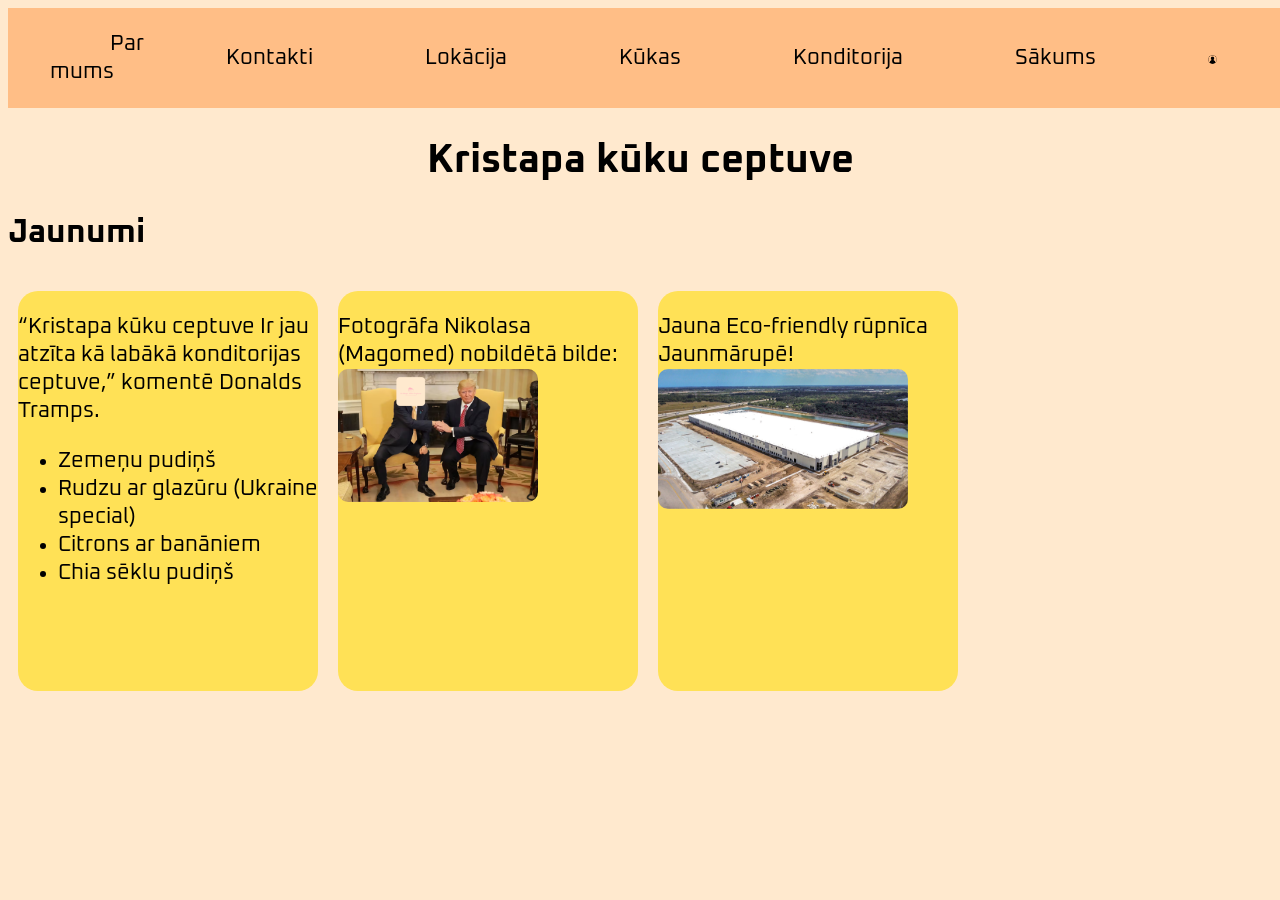
<file: index.html>
<!DOCTYPE html>
<html>

<head>
  <meta charset="utf-8">
  <meta name="viewport" content="width=device-width">
  <title>replit</title>
  <link href="style.css" rel="stylesheet" type="text/css" />
  <link href='https://fonts.googleapis.com/css?family=Oxanium' rel='stylesheet'>
</head>

 
  <div class="heading-konditorija">
    <div class="navbar">
     <table>  
    <tr>
      <td><a>Par mums</a></td>
      <td><a>Kontakti</a></td>
      <td><a>Lokācija</a></td>
      <td><a>Kūkas</a></td>
      <td><a class="Othpages" href="konditorija.html">Konditorija</a</td>
      <td><a class="Othpages" href="sakums.html">Sākums</a></td>
      <td><a class="Othpages" href="login.html"><img src="Bildes/login-removebg-preview.png" width="10%"></a></td>
    </tr>   
     </table>
    </div>
    </div>

  <body>
    <h1>Kristapa kūku ceptuve</h1>
     <h2>Jaunumi</h2>
    <div class="jaunums"> 
     <div class="item-jaunums">
      <p>“Kristapa kūku ceptuve Ir jau atzīta kā labākā konditorijas ceptuve,” komentē Donalds Tramps.

       <ul>
       <li>Zemeņu pudiņš</li>
       <li>Rudzu ar glazūru (Ukraine special)</li>
       <li>Citrons ar banāniem</li>
       <li>Chia sēklu pudiņš</li>
       </p>
       </ul>
     </div>
     
    <div class="item-jaunums-1">
      <p>Fotogrāfa Nikolasa (Magomed) nobildētā bilde:
        <img src="Bildes/donald.png" width="200px">
     </div>
      <div class="item-jaunums-1">
        <p>Jauna Eco-friendly rūpnīca Jaunmārupē!
          <img src="Bildes/Rupnica.png" width="250px">
       </div>
    </div>
  </body>
</file>
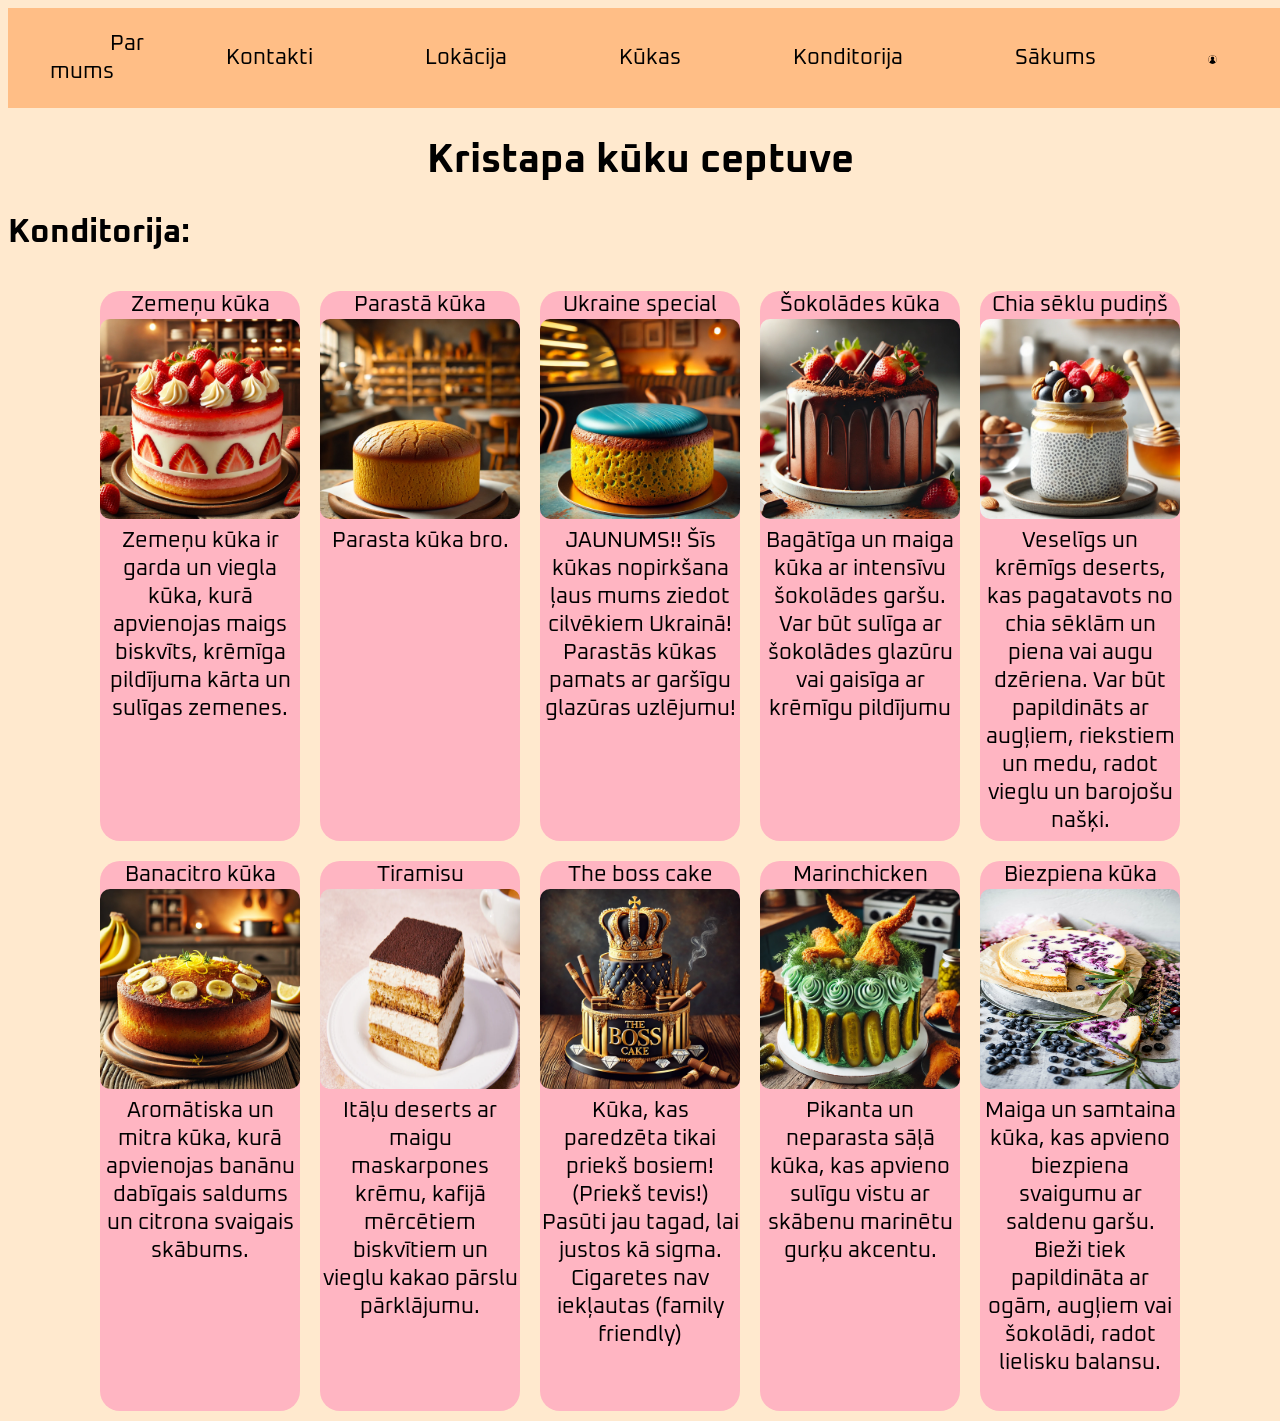
<file: konditorija.html>
<!DOCTYPE html>
<html>

<head>
  <meta charset="utf-8">
  <meta name="viewport" content="width=device-width">
  <title>replit</title>
  <link href="style.css" rel="stylesheet" type="text/css" />
  <link href='https://fonts.googleapis.com/css?family=Oxanium' rel='stylesheet'>
</head>

  
<body>
  <div class="heading-konditorija">
    <div class="navbar">
     <table>  
    <tr>
      <td><a>Par mums</a></td>
      <td><a>Kontakti</a></td>
      <td><a>Lokācija</a></td>
      <td><a>Kūkas</a></td>
      <td><a class="Othpages" href="konditorija.html">Konditorija</a></td>
      <td><a class="Othpages" href="index.html">Sākums</a></td>
      <td><a class="Othpages" href="login.html"><img src="Bildes/login-removebg-preview.png" width="10%"></a></td>
    </tr>   
     </table>
    </div>
    </div>

<h1>Kristapa kūku ceptuve</h1>
 <h2>Konditorija:</h2>
 <div class="container">
  
   <div class="item-1">Zemeņu kūka<img src="Bildes/Zemene.webp" width="200px">Zemeņu kūka ir garda un viegla kūka, kurā apvienojas maigs biskvīts, krēmīga pildījuma kārta un sulīgas zemenes.</div>
   <div class="item-1">Parastā kūka<img src="Bildes/Parastakuka.webp" width="200px">Parasta kūka bro.</div>
   <div class="item-1">Ukraine special<img src="Bildes/Zilakuka.webp" width="200px">JAUNUMS!!
   Šīs kūkas nopirkšana ļaus mums ziedot cilvēkiem Ukrainā! Parastās kūkas pamats ar garšīgu glazūras uzlējumu!</div>
   <div class="item-1">Šokolādes kūka<img src="Bildes/sokoladekuka.webp" width="200px">Bagātīga un maiga kūka ar intensīvu šokolādes garšu. Var būt sulīga ar šokolādes glazūru vai gaisīga ar krēmīgu pildījumu</div>
   <div class="item-1">Chia sēklu pudiņš<img src="Bildes/Chiapuds.webp" width="200px">Veselīgs un krēmīgs deserts, kas pagatavots no chia sēklām un piena vai augu dzēriena. Var būt papildināts ar augļiem, riekstiem un medu, radot vieglu un barojošu našķi.</div>
   
 </div>
   <div class="container-2">
     <div class="item-1">Banacitro kūka<img src="Bildes/Banancitro.webp" width="200px">Aromātiska un mitra kūka, kurā apvienojas banānu dabīgais saldums un citrona svaigais skābums.</div>
     <div class="item-1">Tiramisu<img src="Bildes/Tiramisu_1426.webp" width="200px" height="200px">Itāļu deserts ar maigu maskarpones krēmu, kafijā mērcētiem biskvītiem un vieglu kakao pārslu pārklājumu.</div>
     <div class="item-1">The boss cake<img src="Bildes/Bosscake.webp" width="200px">Kūka, kas paredzēta tikai priekš bosiem! (Priekš tevis!) Pasūti jau tagad, lai justos kā sigma. Cigaretes nav iekļautas (family friendly)</div>
     <div class="item-1">Marinchicken<img src="Bildes/Picklechick.webp" width="200px">Pikanta un neparasta sāļā kūka, kas apvieno sulīgu vistu ar skābenu marinētu gurķu akcentu.<iframe width="150" height="80" src="https://www.youtube.com/embed/p5LGv2A9r7I" title="Steve&#39;s Lava Chicken Song 1 hour(Lyrics) from Minecraft Movie &quot;Lava Chicken Song&quot;" frameborder="0" allow="accelerometer; autoplay; clipboard-write; encrypted-media; gyroscope; picture-in-picture; web-share" referrerpolicy="strict-origin-when-cross-origin" allowfullscreen></iframe></div>
     <div class="item-1">Biezpiena kūka<img src="Bildes/biezpiens.jpg" width="200px" height="200px">Maiga un samtaina kūka, kas apvieno biezpiena svaigumu ar saldenu garšu. Bieži tiek papildināta ar ogām, augļiem vai šokolādi, radot lielisku balansu.</div>

   </div>
  <script src="script.js"></script>

</body>

</html>
</file>
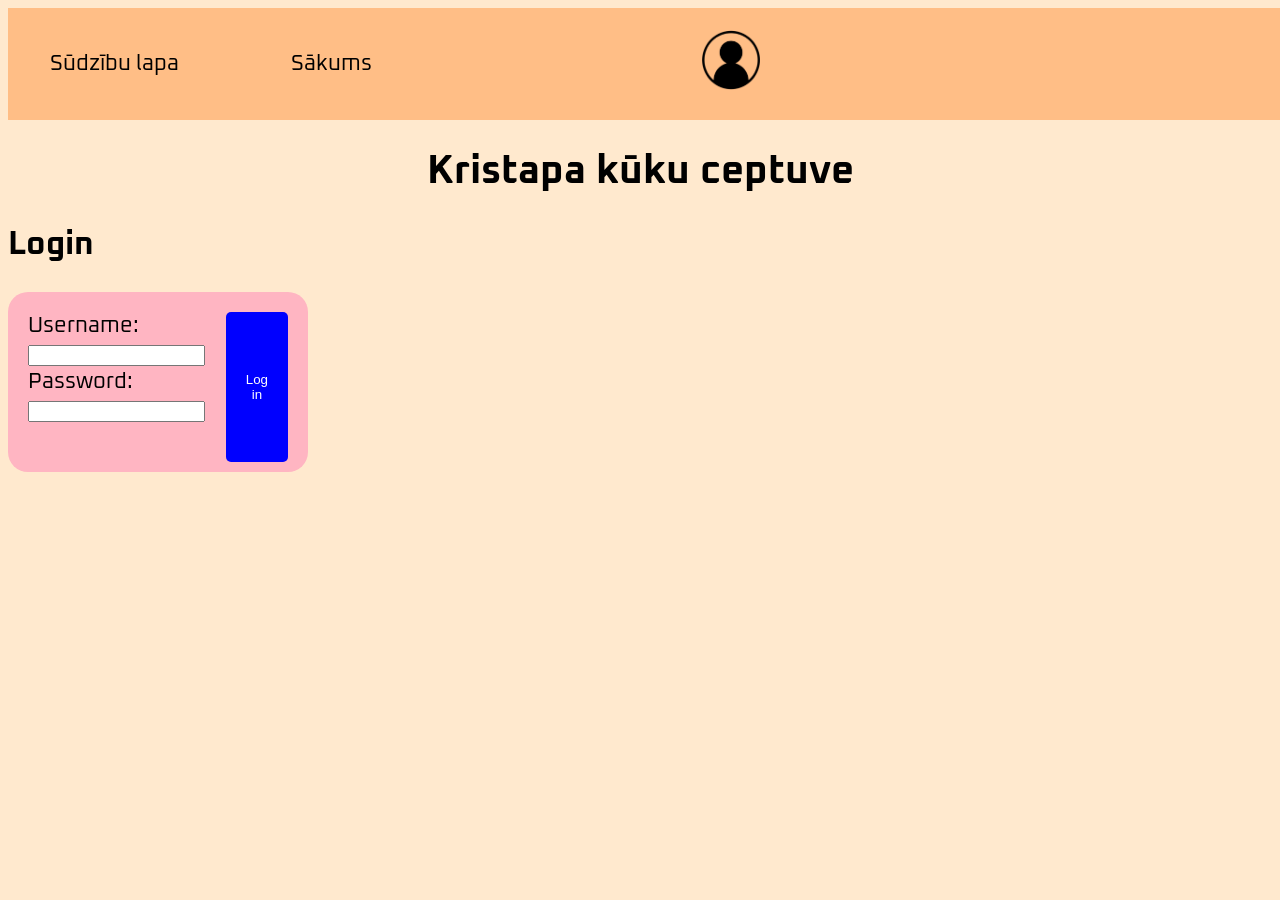
<file: login.html>
<!DOCTYPE html>
<html>

<head>
  <meta charset="utf-8">
  <meta name="viewport" content="width=device-width">
  <title>replit</title>
  <link href="style.css" rel="stylesheet" type="text/css" />
  <link href='https://fonts.googleapis.com/css?family=Oxanium' rel='stylesheet'>
</head>


  <div class="heading-konditorija">
    <div class="navbar">
     <table>  
    <tr>
      <td><a class="Othpages" href="sudziba.html">Sūdzību lapa</a></td>
      <td><a class="Othpages" href="sakums.html">Sākums</a></td>
      <td><a class="Othpages" href="login.html"><img src="Bildes/login-removebg-preview.png" width="10%"></a></td>
    </tr>   
     </table>
    </div>
    </div>

  <body>
    <h1>Kristapa kūku ceptuve</h1>
    <h2>Login</h2>
    <div class="login-container">
      <div class="login-form">
        <form>
          <div>
          <label for="username">Username:</label><br>
          <input type="text" id="username" name="username">
        
          <label for="password">Password:</label><br> 
          <input type="password" id="password" name="password">
          </div>
          <div>
          <button onclick="alinga()" style="padding: 60px 20px; background-color: blue; color: white; border: none; border-radius: 5px; cursor: pointer;">Log in</button>
          </div>
        </form>
      </div>
    </div>
    <script src="script.js"></script>
  </body>
</file>
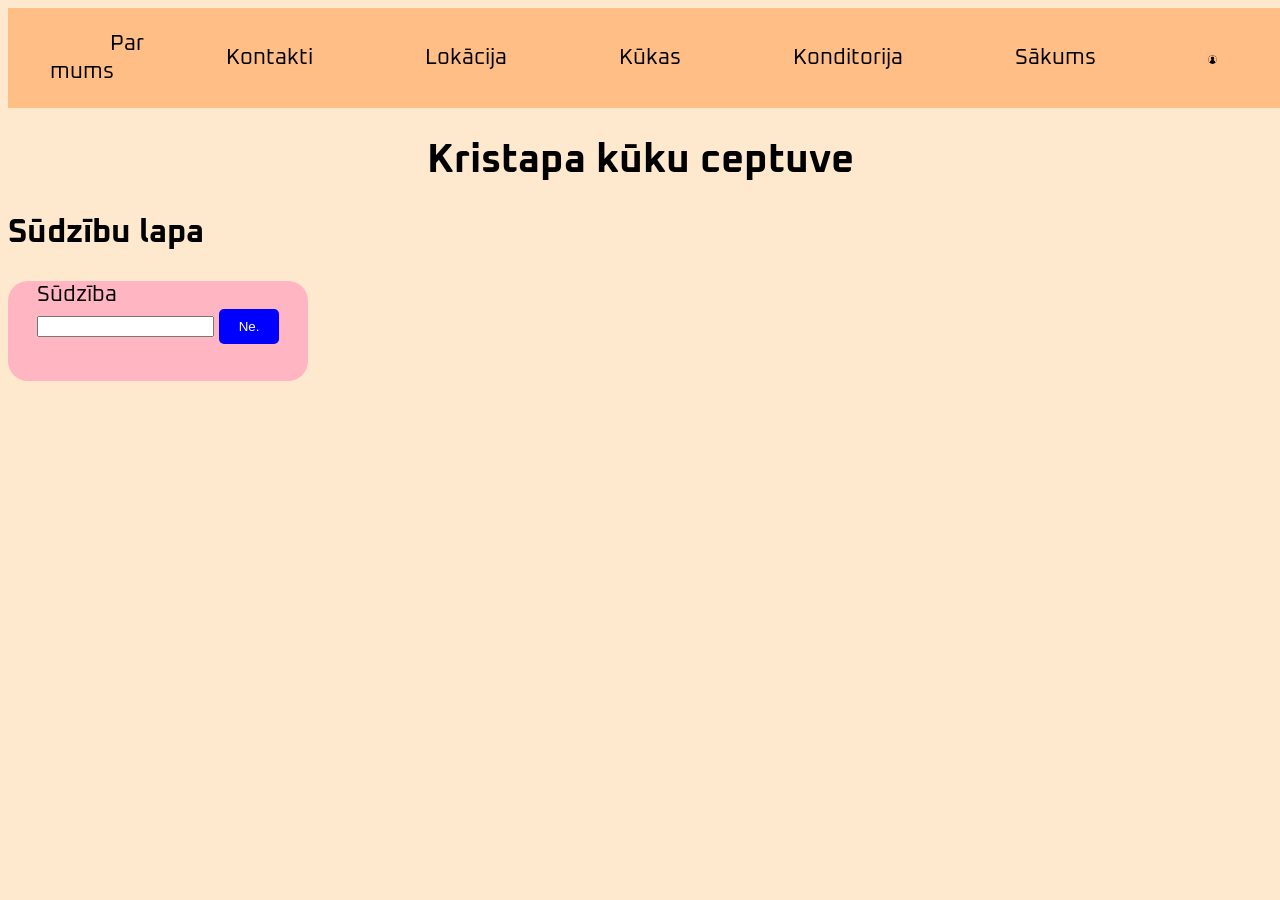
<file: sudziba.html>
<!DOCTYPE html>
<html>

<head>
  <meta charset="utf-8">
  <meta name="viewport" content="width=device-width">
  <title>replit</title>
  <link href="style.css" rel="stylesheet" type="text/css" />
  <link href='https://fonts.googleapis.com/css?family=Oxanium' rel='stylesheet'>
</head>


<body>
  <div class="heading-konditorija">
    <div class="navbar">
     <table>  
    <tr>
      <td><a>Par mums</a></td>
      <td><a>Kontakti</a></td>
      <td><a>Lokācija</a></td>
      <td><a>Kūkas</a></td>
      <td><a class="Othpages" href="konditorija.html">Konditorija</a></td>
      <td><a class="Othpages" href="index.html">Sākums</a></td>
      <td><a class="Othpages" href="login.html"><img src="Bildes/login-removebg-preview.png" width="10%"></a></td>
    </tr>   
     </table>
    </div>
    </div>
  <h1>Kristapa kūku ceptuve</h1>
   <h2>Sūdzību lapa</h2>
  <div class="report-container">
    <div class="report-form">
     
        <label for="Report">Sūdzība</label><br>
        <input type="text" id="username" name="username">
        <button onclick="hahaha()" style="padding: 10px 20px; background-color: blue; color: white; border: none; border-radius: 5px; cursor: pointer;">Ne.</button>
    </div>
  </div>


  <script src="script.js"></script>
</body>
</file>
<file: style.css>
html {
  height: 100%;
  width: 100%;
}

.container {
  display: flex;
  flex-direction: row;
  justify-content: center;

}

.container-2 {
  display: flex;
  flex-direction: row;
  justify-content: center;
}

h1{
  text-align: center;
  font-family: 'Oxanium';
  font-size: 40px;
}

.item-1 {
  width: 200px;
  height: 550px;
  background-color: #ffb5c2;
  border-radius: 20px;
  margin: 10px;
  text-align: center;
}

body {
  font-family: 'Oxanium';font-size: 22px;
  background-color: #ffe9ce;
  padding: 0px;
}

img {
  border-radius: 10px;
}

.navbar {
  
  top: 0px;
  left: 0px;
  width: 100%;
  display: flex;
  justify-content: space-between;
  background-color: #ffbe86;
  padding: 10px;
}
.jaunums {
  display: flex;
  flex-direction: row;
}

  .item-jaunums {
    width: 300px;
    height: 400px;
    background-color: #ffe156;
    border-radius: 20px;
    margin: 10px;
    text-align: left;
  }
.item-jaunums-1 {
  width: 300px;
  height: 400px;
  background-color: #ffe156;
  border-radius: 20px;
  margin: 10px;
  text-align: left;
}
  td {
    padding: 10px;
    text-align: center;
  }
.navbar a{
  margin-right: 90px;
  
}
.navbar table{
  margin-left: 20px;
}

.Othpages {
  text-decoration: none;
  color: black;
}
.login-container {
  display: flex;
  flex-direction: row;
  justify-content: center;
  width: 300px;
  height: 180px;
  background-color: #ffb5c2;
  border-radius: 20px;
}
form {
  display: flex;
  flex-direction: row;
  height: 200px;
  margin-top: 20px;
  margin-left: 20px;
}
form div{
  margin-right: 20px;
}
.report-container{
  display: flex;
  flex-direction: row;
  justify-content: center;
  width: 300px;
  height: 100px;
  background-color: #ffb5c2;
  border-radius: 20px;
}
</file>
